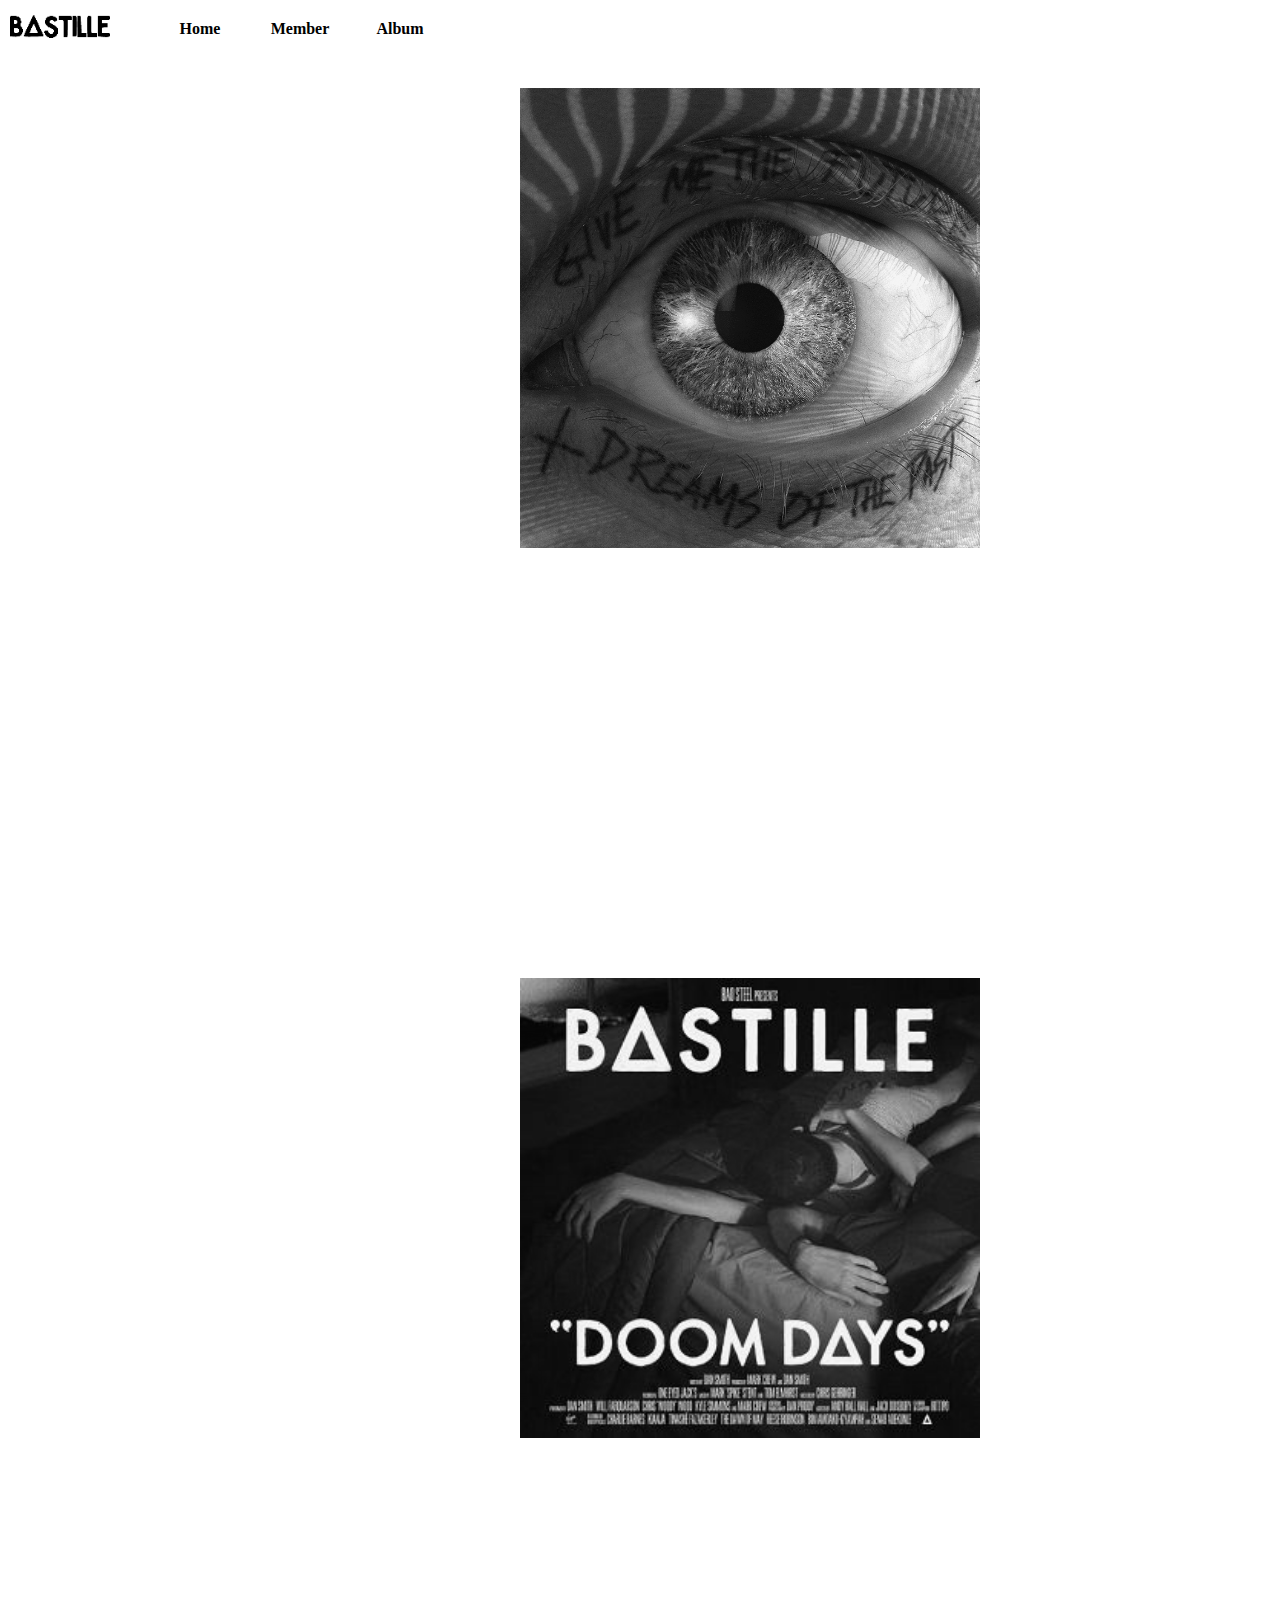
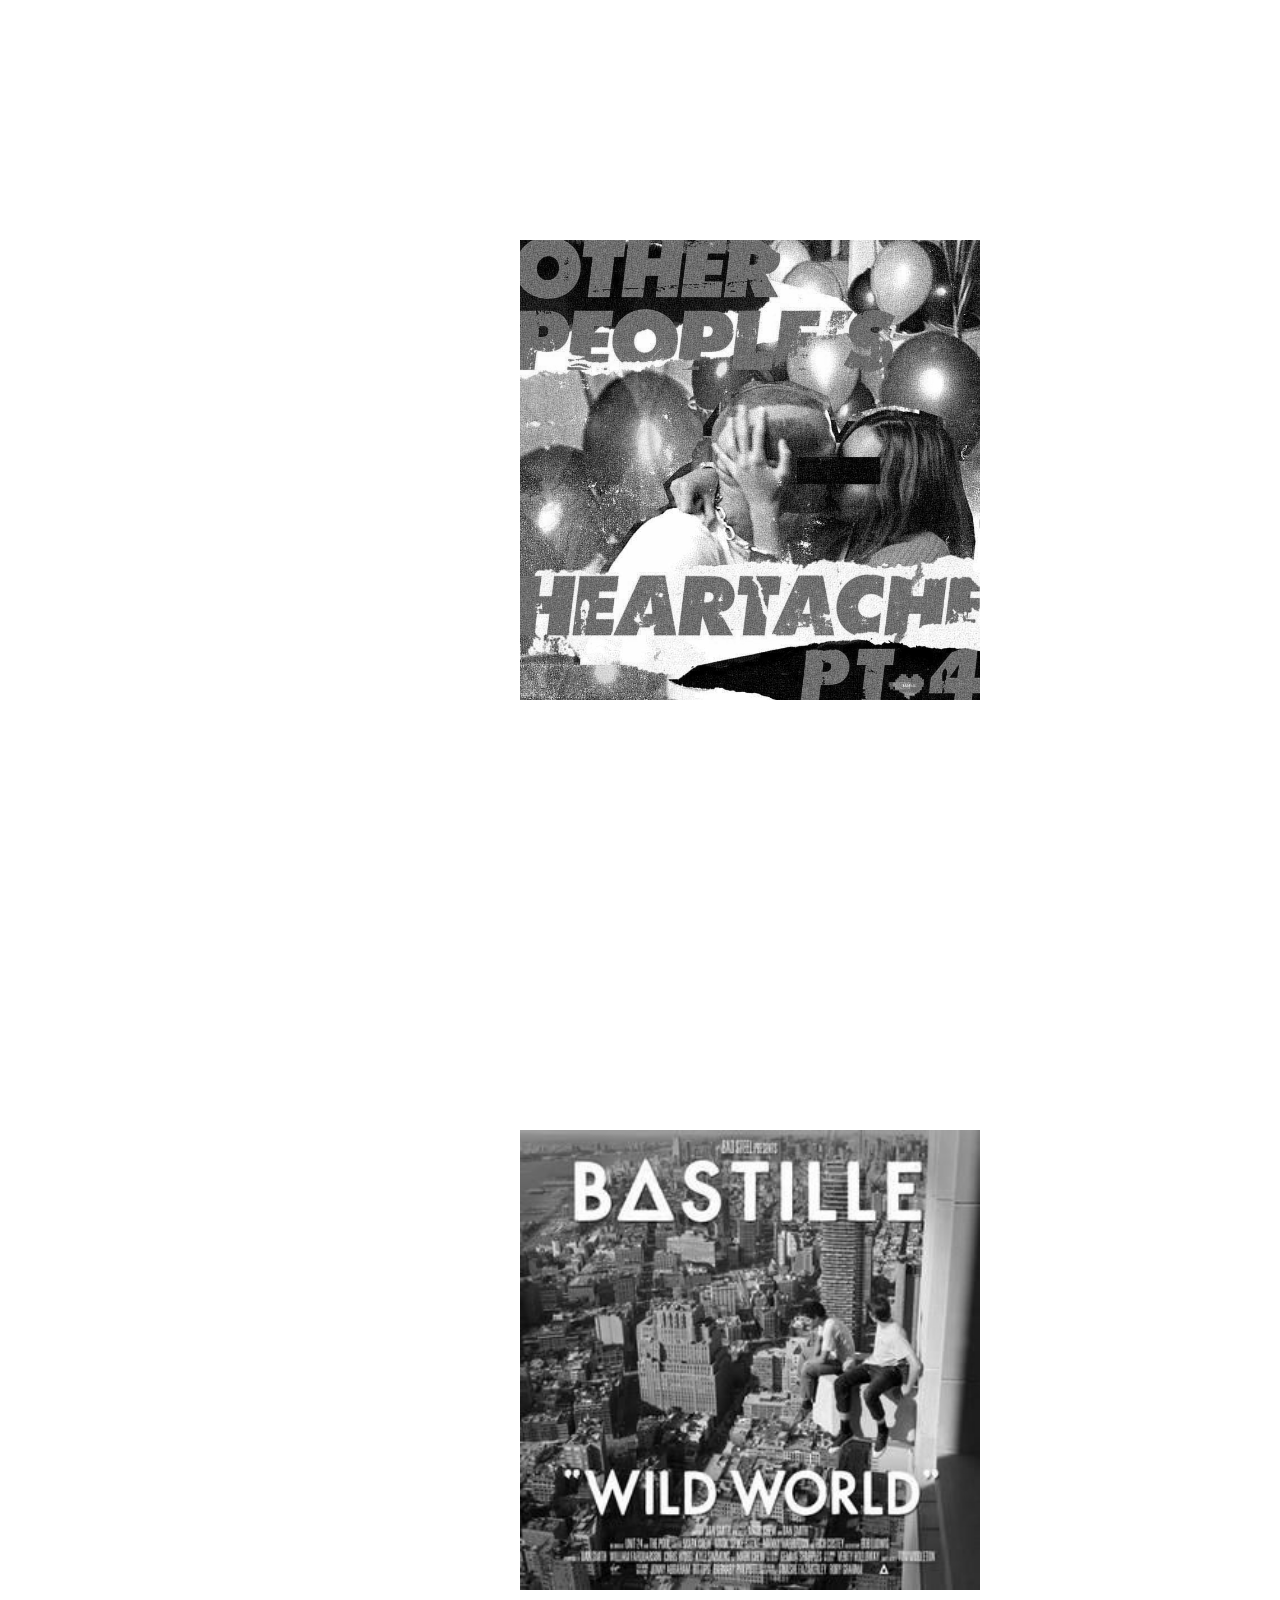
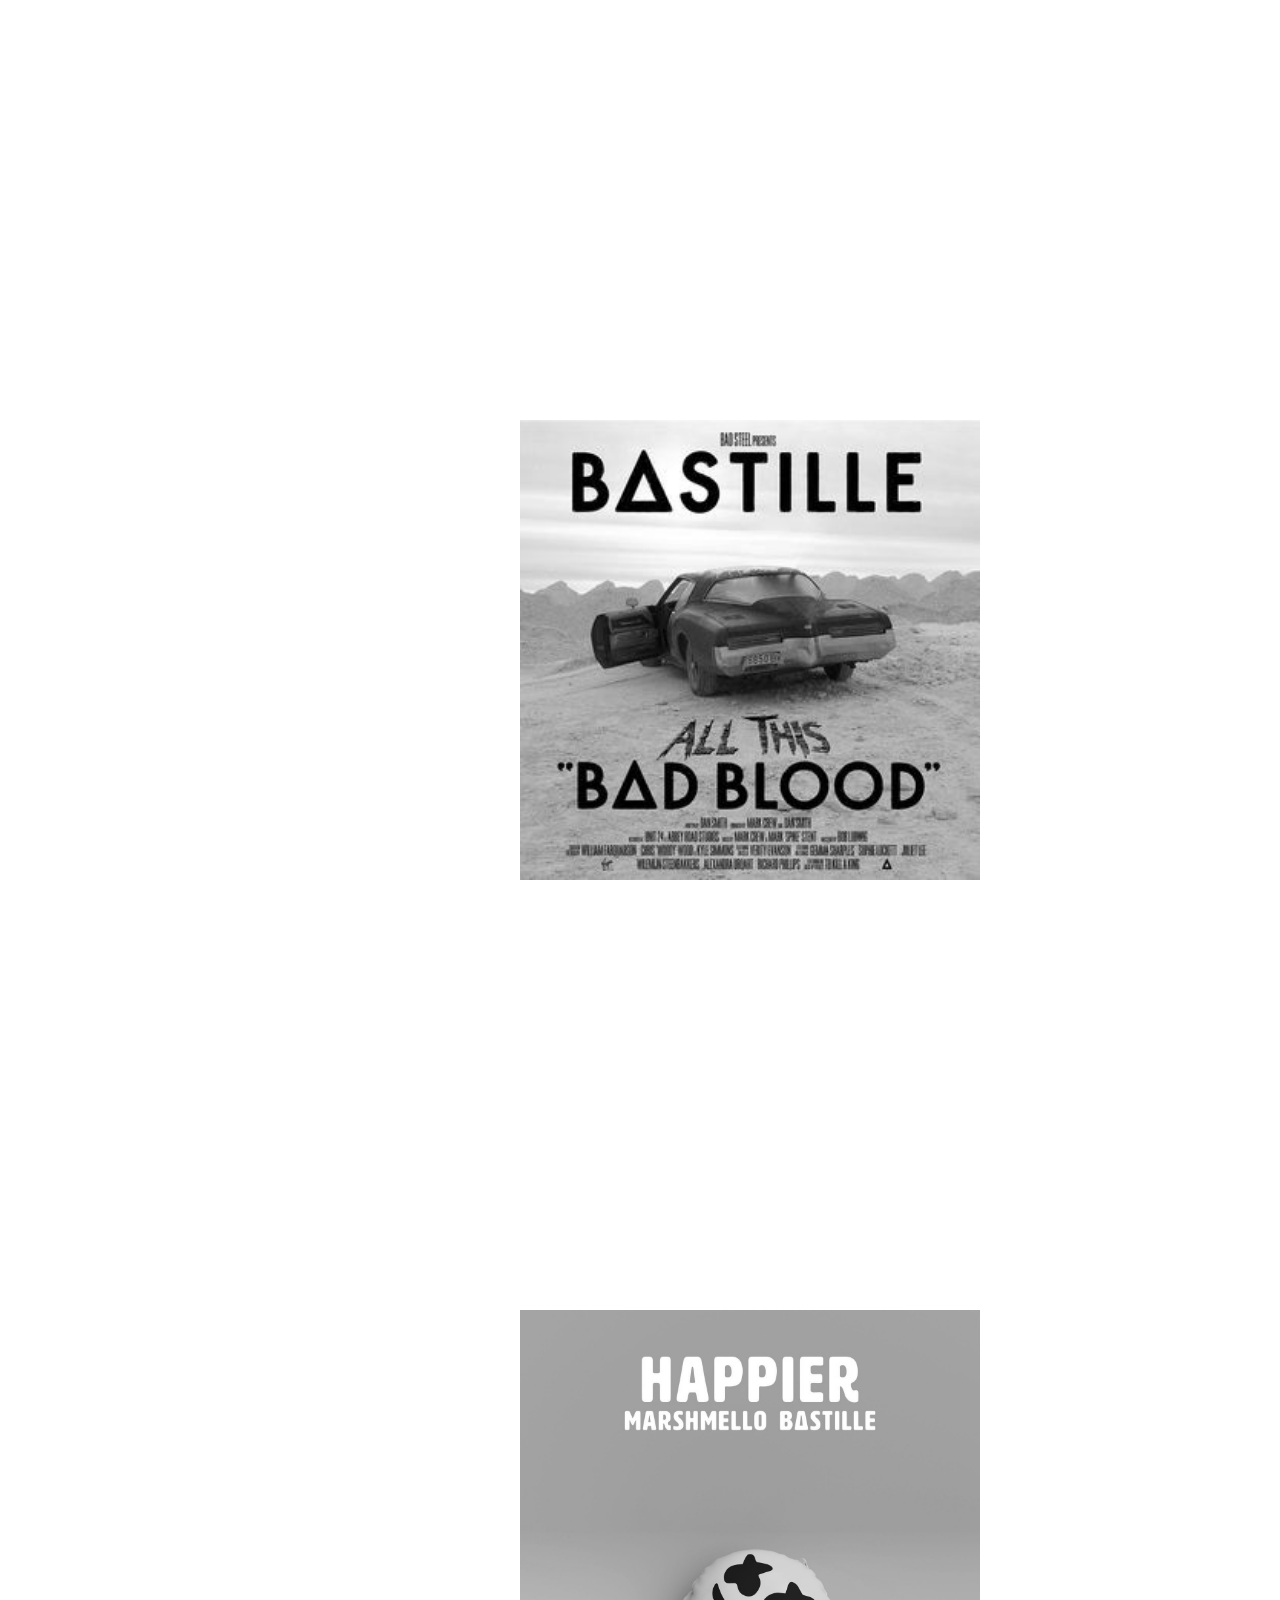
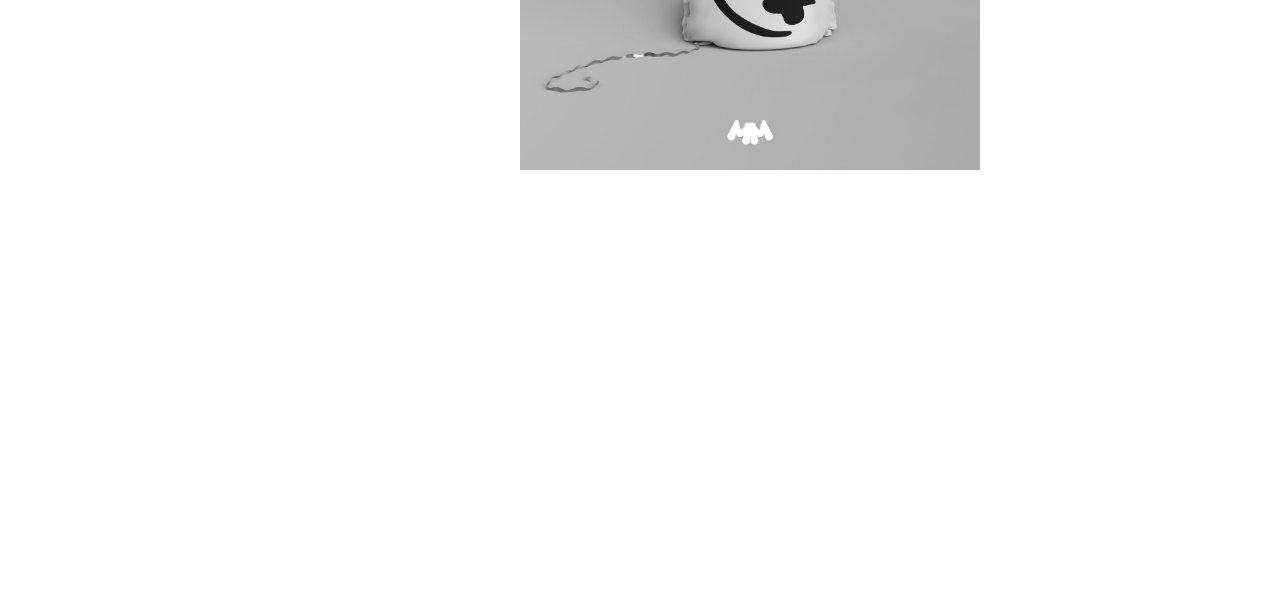
<file: Album.html>
<!DOCTYPE html>
<html lang="en">
<head>
    <meta charset="UTF-8">
    <meta http-equiv="X-UA-Compatible" content="IE=edge">
    <meta name="viewport" content="width=device-width, initial-scale=1.0">
    <link rel="stylesheet" href="Album.css">
    <title>Document</title>
</head>
<body>
    <div class ="logo"><a href="#"><img src ="images/logo.png"></a>
    </div>
    <nav>
        <ul>
            <li><a class="active" href="index.html"> Home</a></li>
            <li><a class="active" href="Member.html"> Member</a></li>
            <li><a class="active" href="Album.html"> Album</a></li>
        </ul>
    </nav>
</body>
<body2>
    
    <div class="gallery">
        <img src="images/give.png">
        <div class="overlay">
            <div class="content">
                <iframe style="border-radius:12px" src="https://open.spotify.com/embed/album/2dssFgPLHm6Y1mINk3JNJ8?utm_source=generator" width="100%" height="380" frameBorder="0" allowfullscreen="" allow="autoplay; clipboard-write; encrypted-media; fullscreen; picture-in-picture" loading="lazy"></iframe>
            </div>    
        </div>
        <img src="images/Doom Days.jpg">
        <div class="overlay">
            <div class="content">
                <iframe style="border-radius:12px" src="https://open.spotify.com/embed/track/1TkXApzsz0a6YRArjbqprt?utm_source=generator" width="100%" height="352" frameBorder="0" allowfullscreen="" allow="autoplay; clipboard-write; encrypted-media; fullscreen; picture-in-picture" loading="lazy"></iframe>
            </div>    
        </div>
        <img src="images/Other.jpg">
        <div class="overlay">
            <div class="content">
                <iframe style="border-radius:12px" src="https://open.spotify.com/embed/artist/5gXNY1o9BtajaZfYJVXQrv?utm_source=generator" width="100%" height="380" frameBorder="0" allowfullscreen="" allow="autoplay; clipboard-write; encrypted-media; fullscreen; picture-in-picture" loading="lazy"></iframe>
            </div>    
        </div>
        <img src="images/Wild Word.jpg">
        <div class="overlay">
            <div class="content">
                <iframe style="border-radius:12px" src="https://open.spotify.com/embed/album/5NfeW0DqFVT3Su3kHBgTf4?utm_source=generator" width="100%" height="380" frameBorder="0" allowfullscreen="" allow="autoplay; clipboard-write; encrypted-media; fullscreen; picture-in-picture" loading="lazy"></iframe>
            </div>    
        </div>
        <img src="images/Bad Blood.jpg">
        <div class="overlay">
            <div class="content">
                <iframe style="border-radius:12px" src="https://open.spotify.com/embed/album/1jUoeAbO2HCADZ1uiyLYIo?utm_source=generator" width="100%" height="380" frameBorder="0" allowfullscreen="" allow="autoplay; clipboard-write; encrypted-media; fullscreen; picture-in-picture" loading="lazy"></iframe>
        </div>
        <img src="images/happier.jpg">
        <div class="overlay">
            <div class="content">
                <iframe style="border-radius:12px" src="https://open.spotify.com/embed/track/2dpaYNEQHiRxtZbfNsse99?utm_source=generator" width="100%" height="380" frameBorder="0" allowfullscreen="" allow="autoplay; clipboard-write; encrypted-media; fullscreen; picture-in-picture" loading="lazy"></iframe>
            </div>    

           
        </div>
        
    </div>
    
</body2>
</html>
</file>
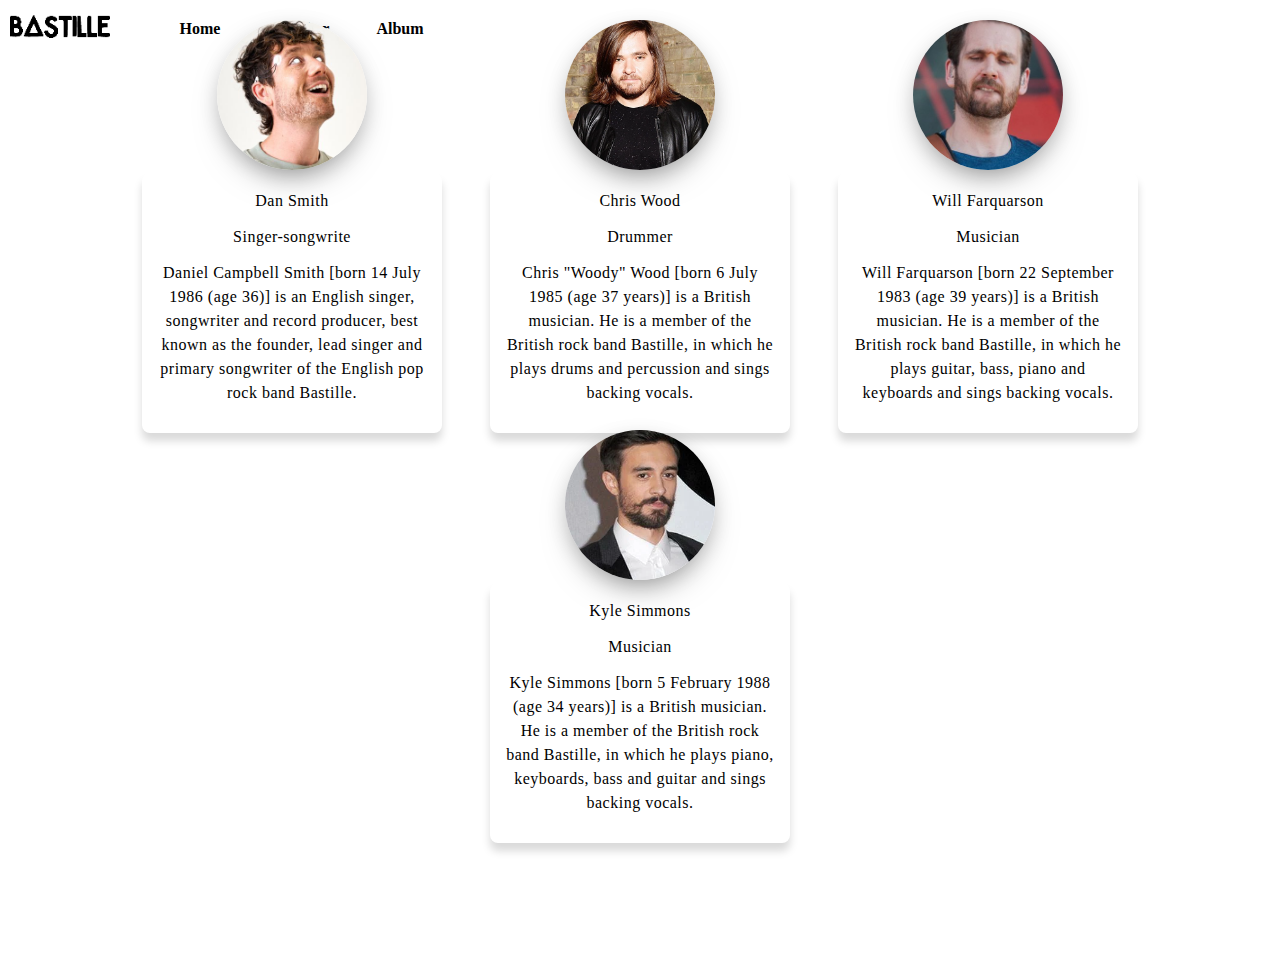
<file: Member.html>
<!DOCTYPE html>
<html lang="en">
<head>
    <meta charset="UTF-8">
    <meta http-equiv="X-UA-Compatible" content="IE=edge">
    <meta name="viewport" content="width=device-width, initial-scale=1.0">
    <title>Document</title>
    <link rel="stylesheet" href="Member.css">
</head>
<body>
    <div class ="logo"><a href="#"><img src ="images/logo.png"></a>
    </div>
    <nav>
        <ul>
            <li><a class="active" href="index.html"> Home</a></li>
            <li><a class="active" href="Member.html"> Member</a></li>
            <li><a class="active" href="Album.html"> Album</a></li>
        </ul>
    </nav>
    
    
</body>
<body2>
    <div class="card">
        <div class="card-image">
            <img src="images/Dan smith.jpg" alt="Profile image">
        </div>
        <p class="name">Dan Smith</p>
        <p>Singer-songwrite</p>
        <p>Daniel Campbell Smith [born 14 July 1986 (age 36)] is an English singer, songwriter and record producer, best known as the founder, lead singer and primary songwriter of the English pop rock band Bastille. </p>
        
    </div>

    <div class="card">
        <div class="card-image">
            <img src="./images/Chris Wood.png" alt="Profile image">
        </div>
        <p class="name">Chris Wood</p>
        <p>Drummer</p>
        <p>Chris "Woody" Wood [born 6 July 1985 (age 37 years)] is a British musician. He is a member of the British rock band Bastille, in which he plays drums and percussion and sings backing vocals.</p>
        
    </div>

    <div class="card">
        <div class="card-image">
            <img src="images/Will Fraquarson.jpg" alt="Profile image">
        </div>
        <p class="name">Will Farquarson</p>
        <p>Musician</p>
        <p>Will Farquarson [born 22 September 1983 (age 39 years)] is a British musician. He is a member of the British rock band Bastille, in which he plays guitar, bass, piano and keyboards and sings backing vocals.</p>
        
    </div>

    <div class="card">
        <div class="card-image">
            <img src="images/Kyle.png" alt="Profile image">
        </div>
        <p class="name">Kyle Simmons</p>
        <p>Musician</p>
        <p>Kyle Simmons [born 5 February 1988 (age 34 years)] is a British musician. He is a member of the British rock band Bastille, in which he plays piano, keyboards, bass and guitar and sings backing vocals.</p>
        
    </div>
    
    
</body2>
</html>
</file>
<file: Album.css>
body{
    margin: 0;
    padding: 0;
     
}
    
nav{
    width: 100%;
    background:url(https://cdn1.umg3.net/684-cdn/cdn/assets/images/new_back.png) ;
    overflow:auto;
}
ul{
    padding: 0;
    margin: 0 0 0 150px;
    list-style:none;
}
li{
    float: left;

}
.logo img{
    position: absolute;
    margin-top: 15px;
    margin-left: 10px;
}
nav a{
    width: 100px;
    display: block;
    padding: 20px 15px;
    text-decoration: none;
    font:"dominatormedium";
    color: black;
    text-align: center;
    font-weight: bold;
}
nav a:hover {
    background: white;
    transition: 0.5s;
    text-transform: uppercase;

}
:root {
    --primary : linear-gradie(to bottom right, orange, yellow );
    --secondary : gold;
    --text : rgb(226, 247, 0);

}

* {
    margin: 0;
    padding: 0;
    box-sizing: border-box;
}

body2 {
    min-height: 100vh;
    background-image:url(https://upload.wikimedia.org/wikipedia/en/0/09/Bastille_-_Bad_Blood_%28Album%29.png);
    font-family: sans-serif;
    color: var(--text);
    font-size: larger;

    display: flex;
    align-items: center;


}
.gallery{
    margin: 10px 500px;
}

.gallery img{
    width: 500px;
    padding: 20px;
    filter: grayscale(100%);
    transition: 1s;
}

.gallery img:hover{
    filter: grayscale(0);
    transform: scale(1.1);
}
.overlay{
    position: relative;
    top: 0;
    left: 0;
}
</file>
<file: Member.css>
body{
    margin: 0;
    padding: 0;
     
}
    
nav{
    width: 100%;
    background:url(https://cdn1.umg3.net/684-cdn/cdn/assets/images/new_back.png) ;
    overflow:auto;
}
ul{
    padding: 0;
    margin: 0 0 0 150px;
    list-style:none;
}
li{
    float: left;

}
.logo img{
    position: absolute;
    margin-top: 15px;
    margin-left: 10px;
}
nav a{
    width: 100px;
    display: block;
    padding: 20px 15px;
    text-decoration: none;
    font:"dominatormedium";
    color: black;
    text-align: center;
    font-weight: bold;
}
nav a:hover {
    background: white;
    transition: 0.5s;
    text-transform: uppercase;

}




* {
    margin: 0;
    padding: 0;
    box-sizing: border-box;
}

body2 {
    min-height: 100vh;
    width: 100%;
    background-image: url(https://www.theedgesusu.co.uk/wp-content/uploads/2012/12/Other-People-S-Heartache-PT-2-Mixtape-cover-e1472139564443.jpg);
    display: flex;
    flex-wrap: wrap;
    justify-content: center;
    align-items: center;
    padding: 40px 16px;
}

.card {
    position: relative;
    width: 300px;
    background-color: #fff;
    border-radius: 8px;
    box-shadow: 0 8px 8px 0 rgba(0, 0, 0, 0.15);
    padding: 16px;
    margin:  56px 24px;
    display: flex;
    flex-direction: column;
    justify-content: center;
    align-items: center;
}

.card-image {
    width: 150px;
    height: 150px;
    border-radius: 50%;
    overflow: hidden;
    position: absolute;
    top: -30%;
    left: 50%;
    transform: translate(-50%, -50%);
    box-shadow: 0 15px 35px -15px rgba(0, 0, 0, 0.5),
    0 5px 20px 0 rgba(0, 0, 0, 0.1);
}

.card-image img {
    width: 100%;
    transform: scale(1.2);
}

p {
    line-height: 24px;
    letter-spacing: 0.5px;
    margin-bottom: 12px;
    text-align: center;
}
</file>
